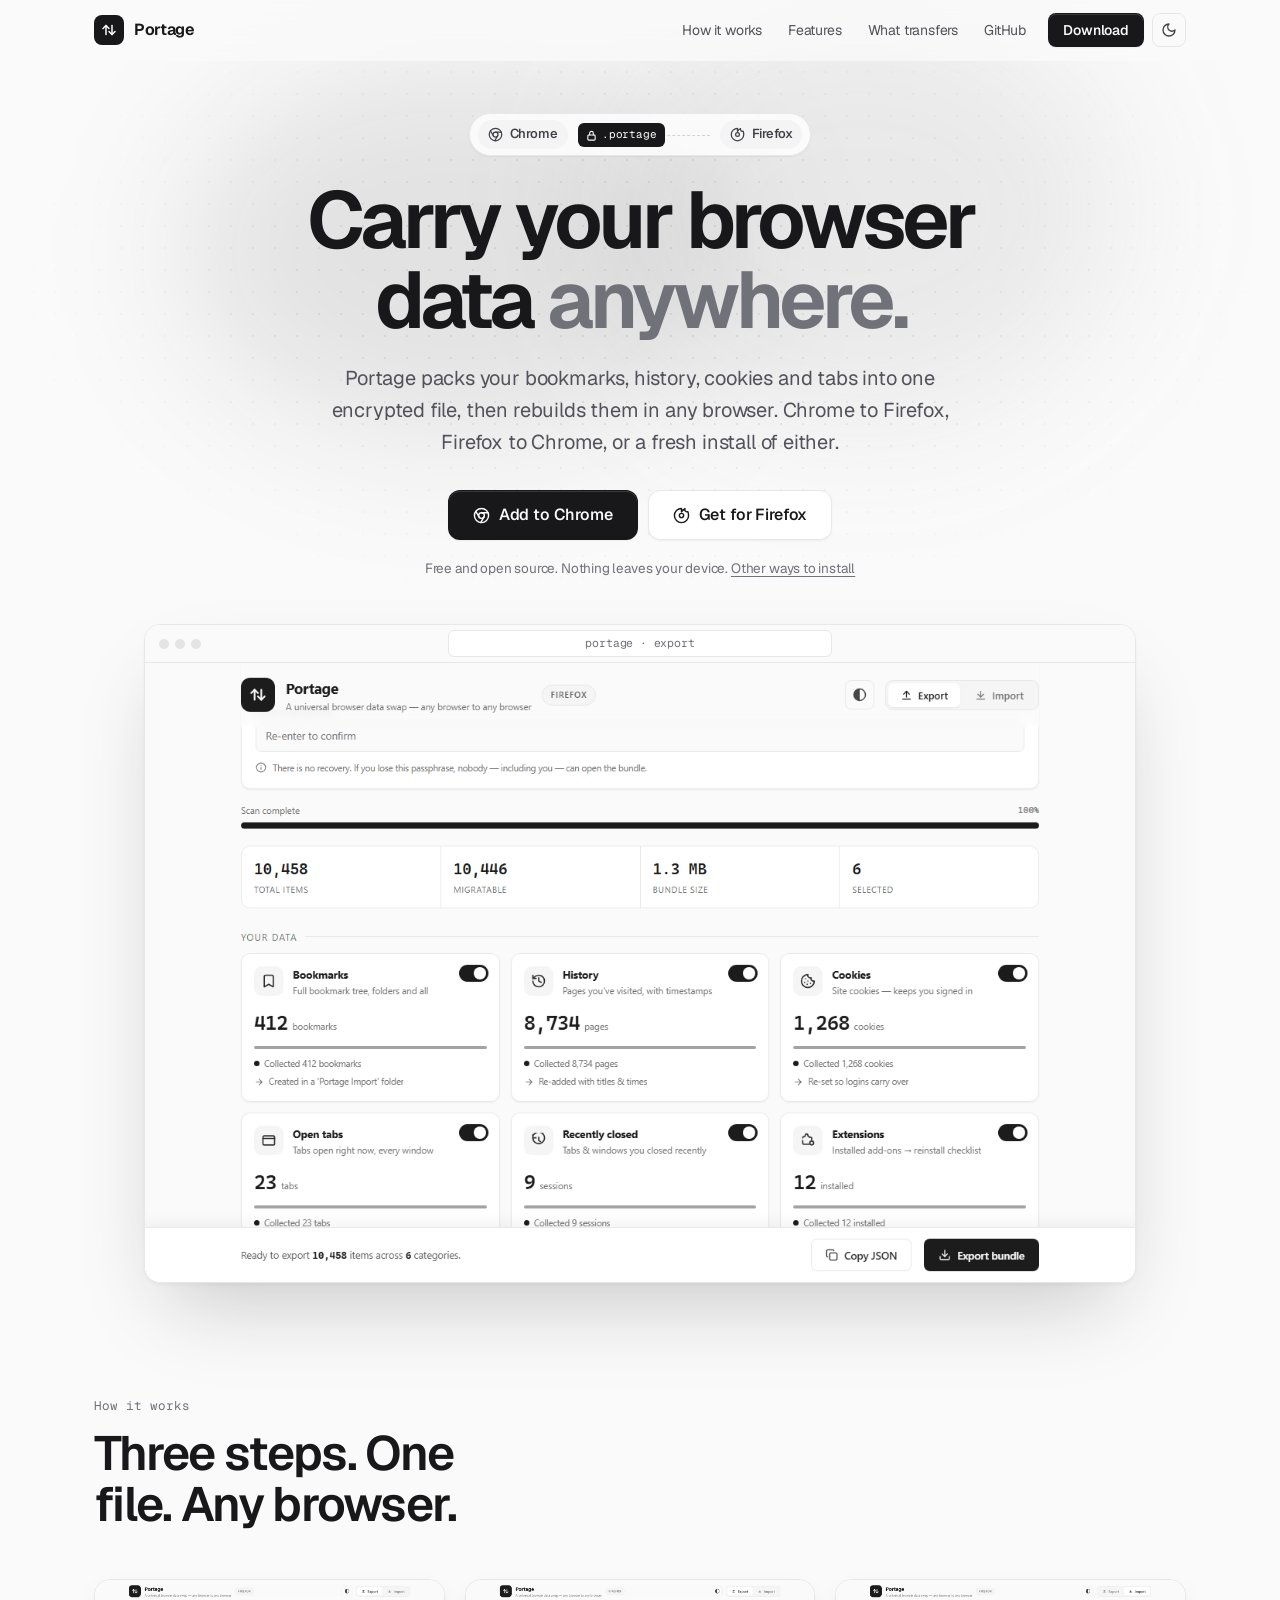
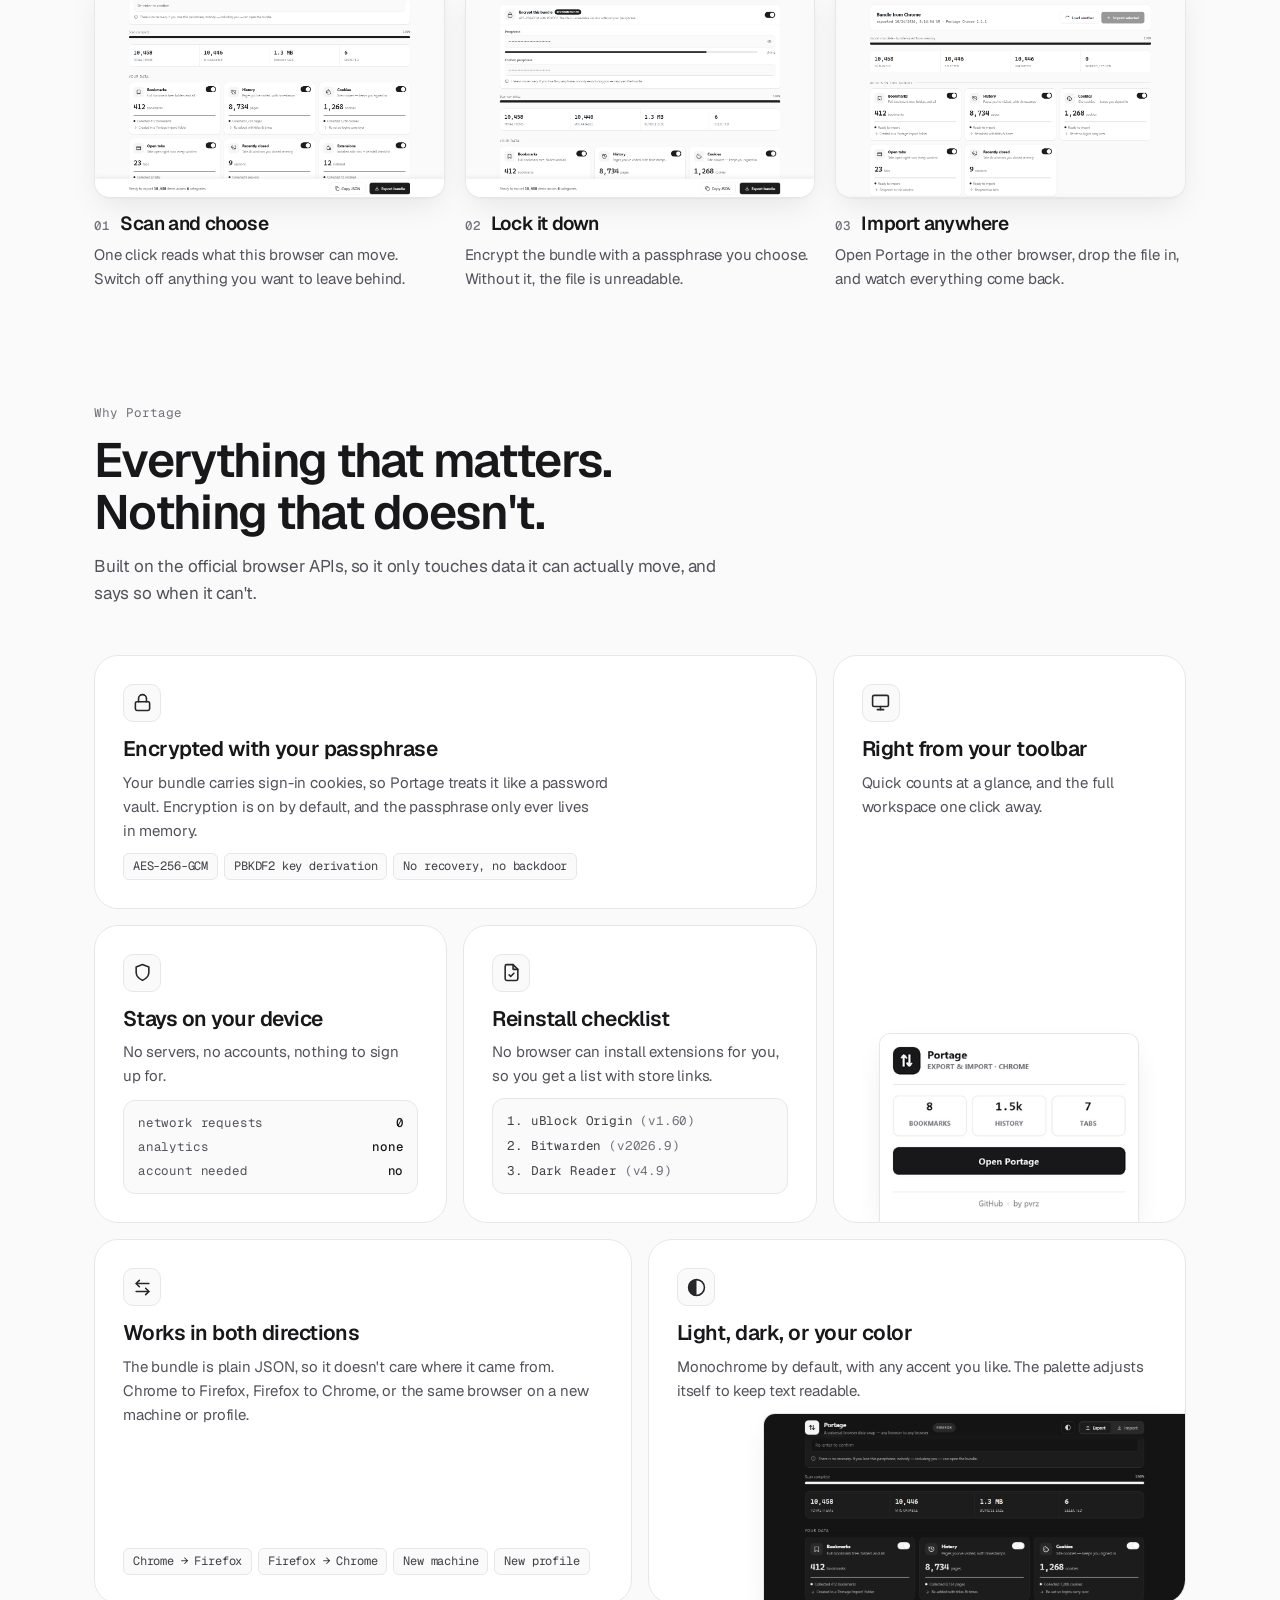
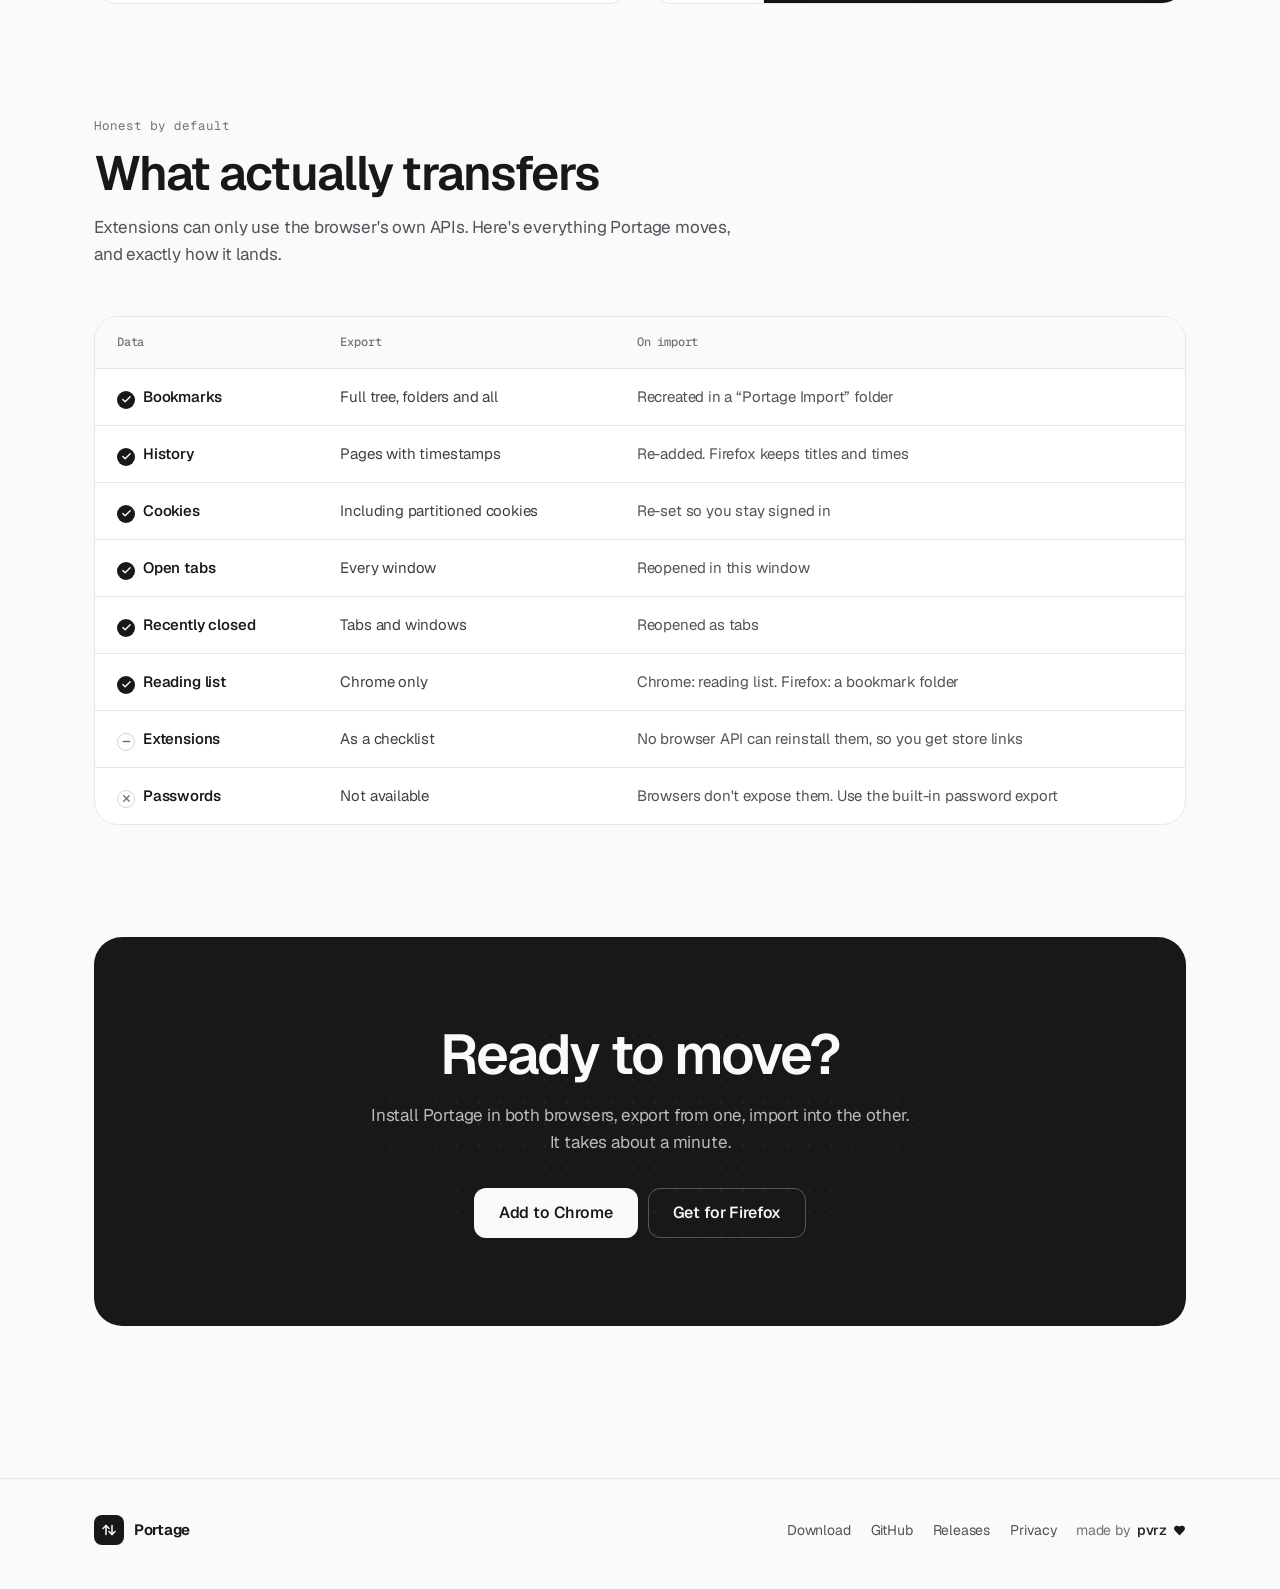
<file: index.html>
<!DOCTYPE html>
<!--
Portage by pvrz
https://github.com/pvrzz/Portage/
File Name: index.html
-->
<html lang="en" class="no-js">
<head>
  <meta charset="UTF-8">
  <meta name="viewport" content="width=device-width, initial-scale=1">
  <title>Portage — A universal browser data swap</title>
  <meta name="description" content="Export your bookmarks, history, cookies, tabs and sessions to one encrypted, portable file, then import into any browser. Chrome and Firefox, both ways.">
  <meta property="og:title" content="Portage — A universal browser data swap">
  <meta property="og:description" content="Carry your browser data anywhere. Encrypted, local-only, open source.">
  <meta property="og:image" content="media/og.png">
  <meta name="theme-color" content="#18181b">
  <link rel="icon" href="media/logo.png">
  <link rel="preload" href="media/fonts/Geist-Variable.woff2" as="font" type="font/woff2" crossorigin>
  <link rel="stylesheet" href="styles.css">
  <script src="site.js"></script>
  <meta name="google-site-verification" content="7DaNJSSZsUQ-xAwaPGnwCOrb-UapZyFfn2Dn-iokbe0" />
</head>
<body>
  <nav class="nav" aria-label="Main">
    <div class="nav-inner">
      <a class="brand" href="index.html" aria-label="Portage home">
        <span class="mk"><svg viewBox="0 0 24 24" fill="none" stroke="currentColor" stroke-width="2" stroke-linecap="round" stroke-linejoin="round" aria-hidden="true"><path d="M8 18V6"/><path d="m4 10 4-4 4 4"/><path d="M16 6v12"/><path d="m12 14 4 4 4-4"/></svg></span>
        Portage
      </a>
      <div class="links">
        <a class="navlink" href="#screens">How it works</a>
        <a class="navlink" href="#features">Features</a>
        <a class="navlink" href="#matrix">What transfers</a>
        <a class="navlink" href="https://github.com/pvrzz/Portage/" target="_blank" rel="noopener">GitHub</a>
        <a class="btn btn-primary btn-sm cta" href="download.html">Download</a>
        <button class="theme-toggle" id="themeToggle" type="button" aria-label="Toggle theme"></button>
      </div>
    </div>
  </nav>

  <header class="hero">
    <div class="aura" aria-hidden="true"><i></i><i></i></div>
    <div class="wrap">
      <div class="transfer" role="img" aria-label="A Portage bundle moving between Chrome and Firefox, in both directions">
        <span class="end"><svg viewBox="0 0 24 24" fill="none" stroke="currentColor" stroke-width="2" stroke-linecap="round" stroke-linejoin="round" aria-hidden="true"><circle cx="12" cy="12" r="10"/><circle cx="12" cy="12" r="4"/><path d="M21.17 8H12"/><path d="M3.95 6.06 8.54 14"/><path d="M10.88 21.94 15.46 14"/></svg>Chrome</span>
        <span class="track" aria-hidden="true"><span class="file"><svg viewBox="0 0 24 24" fill="none" stroke="currentColor" stroke-width="2.4" stroke-linecap="round" stroke-linejoin="round"><rect width="16" height="11" x="4" y="11" rx="2"/><path d="M8 11V7a4 4 0 0 1 8 0v4"/></svg>.portage</span></span>
        <span class="end"><svg viewBox="0 0 24 24" fill="none" stroke="currentColor" stroke-width="2" stroke-linecap="round" stroke-linejoin="round" aria-hidden="true"><path d="M12 2a10 10 0 1 0 10 10c0-1.97-.42-3.86-1.18-5.56-2.38 1.34-4.82-1.18-3.95-3.98-2.02.89-3.72 2.37-4.87 4.54z"/><circle cx="12" cy="12" r="3"/></svg>Firefox</span>
      </div>
      <h1>Carry your browser data <span class="soft">anywhere.</span></h1>
      <p class="lead">Portage packs your bookmarks, history, cookies and tabs into one encrypted file, then rebuilds them in any browser. Chrome to Firefox, Firefox to Chrome, or a fresh install of either.</p>
      <div class="cta-row">
        <a class="btn btn-primary btn-lg" href="https://chromewebstore.google.com/detail/portage/cjnhjkemfckfnhkmbbjdnjmohjljjlmc" target="_blank" rel="noopener">
          <svg viewBox="0 0 24 24" fill="none" stroke="currentColor" stroke-width="2" stroke-linecap="round" stroke-linejoin="round" aria-hidden="true"><circle cx="12" cy="12" r="10"/><circle cx="12" cy="12" r="4"/><path d="M21.17 8H12"/><path d="M3.95 6.06 8.54 14"/><path d="M10.88 21.94 15.46 14"/></svg>
          Add to Chrome
        </a>
        <a class="btn btn-ghost btn-lg" href="https://addons.mozilla.org/firefox/addon/portage/" target="_blank" rel="noopener">
          <svg viewBox="0 0 24 24" fill="none" stroke="currentColor" stroke-width="2" stroke-linecap="round" stroke-linejoin="round" aria-hidden="true"><path d="M12 2a10 10 0 1 0 10 10c0-1.97-.42-3.86-1.18-5.56-2.38 1.34-4.82-1.18-3.95-3.98-2.02.89-3.72 2.37-4.87 4.54z"/><circle cx="12" cy="12" r="3"/></svg>
          Get for Firefox
        </a>
      </div>
      <p class="fine">Free and open source. Nothing leaves your device. <a href="download.html" style="text-decoration:underline;text-underline-offset:3px">Other ways to install</a></p>
    </div>
    <div class="hero-shot">
      <div class="frame">
        <div class="bar" aria-hidden="true"><i></i><i></i><i></i><span class="addr">portage · export</span></div>
        <img class="shot-light" src="media/shot-export.png" width="1280" height="800" alt="Portage dashboard after a scan: 412 bookmarks, 8,734 history pages, 1,268 cookies, 23 open tabs, 9 recently closed and 12 extensions, ready to export.">
        <img class="shot-dark" src="media/shot-export-dark.png" width="1280" height="800" alt="Portage dashboard in dark mode after a scan, ready to export." loading="lazy">
      </div>
    </div>
  </header>

  <section id="screens">
    <div class="wrap">
      <div class="section-head reveal">
        <div class="kicker">How it works</div>
        <h2>Three steps. One file. Any browser.</h2>
      </div>
      <div class="steps3 reveal-group">
        <article class="step">
          <div class="frame"><img src="media/shot-export.png" width="1280" height="800" alt="The export screen with every category scanned and switched on." loading="lazy"></div>
          <h3>Scan and choose</h3>
          <p>One click reads what this browser can move. Switch off anything you want to leave behind.</p>
        </article>
        <article class="step">
          <div class="frame"><img src="media/shot-protect.png" width="1280" height="800" alt="The encryption panel with a passphrase entered and rated strong." loading="lazy"></div>
          <h3>Lock it down</h3>
          <p>Encrypt the bundle with a passphrase you choose. Without it, the file is unreadable.</p>
        </article>
        <article class="step">
          <div class="frame"><img src="media/shot-import.png" width="1280" height="800" alt="The import screen after finishing: 10,446 items imported from a Chrome bundle, none skipped." loading="lazy"></div>
          <h3>Import anywhere</h3>
          <p>Open Portage in the other browser, drop the file in, and watch everything come back.</p>
        </article>
      </div>
    </div>
  </section>

  <section id="features" style="padding-top:0">
    <div class="wrap">
      <div class="section-head reveal">
        <div class="kicker">Why Portage</div>
        <h2>Everything that matters. Nothing that doesn't.</h2>
        <p>Built on the official browser APIs, so it only touches data it can actually move, and says so when it can't.</p>
      </div>
      <div class="bento reveal-group">
        <div class="tile t-wide">
          <div class="ic"><svg viewBox="0 0 24 24" fill="none" stroke="currentColor" stroke-width="2" stroke-linecap="round" stroke-linejoin="round" aria-hidden="true"><rect width="18" height="11" x="3" y="11" rx="2"/><path d="M7 11V7a5 5 0 0 1 10 0v4"/></svg></div>
          <h3>Encrypted with your passphrase</h3>
          <p>Your bundle carries sign-in cookies, so Portage treats it like a password vault. Encryption is on by default, and the passphrase only ever lives in memory.</p>
          <div class="spec"><span class="chip">AES-256-GCM</span><span class="chip">PBKDF2 key derivation</span><span class="chip">No recovery, no backdoor</span></div>
        </div>
        <div class="tile t-tall">
          <div class="ic"><svg viewBox="0 0 24 24" fill="none" stroke="currentColor" stroke-width="2" stroke-linecap="round" stroke-linejoin="round" aria-hidden="true"><rect width="20" height="14" x="2" y="3" rx="2"/><path d="M8 21h8"/><path d="M12 17v4"/></svg></div>
          <h3>Right from your toolbar</h3>
          <p>Quick counts at a glance, and the full workspace one click away.</p>
          <div class="popup-peek"><img src="media/shot-popup.png" width="360" height="446" alt="The Portage toolbar popup showing bookmark, history and tab counts." loading="lazy"></div>
        </div>
        <div class="tile t-third">
          <div class="ic"><svg viewBox="0 0 24 24" fill="none" stroke="currentColor" stroke-width="2" stroke-linecap="round" stroke-linejoin="round" aria-hidden="true"><path d="M12 22s8-4 8-10V5l-8-3-8 3v7c0 6 8 10 8 10Z"/></svg></div>
          <h3>Stays on your device</h3>
          <p>No servers, no accounts, nothing to sign up for.</p>
          <div class="netlog" aria-label="Portage network activity">
            <div class="row"><span>network requests</span><b>0</b></div>
            <div class="row"><span>analytics</span><b>none</b></div>
            <div class="row"><span>account needed</span><b>no</b></div>
          </div>
        </div>
        <div class="tile t-third">
          <div class="ic"><svg viewBox="0 0 24 24" fill="none" stroke="currentColor" stroke-width="2" stroke-linecap="round" stroke-linejoin="round" aria-hidden="true"><path d="M14 2H6a2 2 0 0 0-2 2v16a2 2 0 0 0 2 2h12a2 2 0 0 0 2-2V8z"/><path d="M14 2v6h6"/><path d="m9 15 2 2 4-4"/></svg></div>
          <h3>Reinstall checklist</h3>
          <p>No browser can install extensions for you, so you get a list with store links.</p>
          <div class="checklist" aria-label="Example lines from the extension checklist">
            <div>1. uBlock Origin <span>(v1.60)</span></div>
            <div>2. Bitwarden <span>(v2026.9)</span></div>
            <div>3. Dark Reader <span>(v4.9)</span></div>
          </div>
        </div>
        <div class="tile t-half">
          <div class="ic"><svg viewBox="0 0 24 24" fill="none" stroke="currentColor" stroke-width="2" stroke-linecap="round" stroke-linejoin="round" aria-hidden="true"><path d="M8 3 4 7l4 4"/><path d="M4 7h16"/><path d="m16 21 4-4-4-4"/><path d="M20 17H4"/></svg></div>
          <h3>Works in both directions</h3>
          <p>The bundle is plain JSON, so it doesn't care where it came from. Chrome to Firefox, Firefox to Chrome, or the same browser on a new machine or profile.</p>
          <div class="spec"><span class="chip">Chrome → Firefox</span><span class="chip">Firefox → Chrome</span><span class="chip">New machine</span><span class="chip">New profile</span></div>
        </div>
        <div class="tile t-half">
          <div class="ic"><svg viewBox="0 0 24 24" fill="none" stroke="currentColor" stroke-width="2" stroke-linecap="round" stroke-linejoin="round" aria-hidden="true"><circle cx="12" cy="12" r="10"/><path d="M12 2a10 10 0 0 0 0 20z" fill="currentColor" stroke="none"/></svg></div>
          <h3>Light, dark, or your color</h3>
          <p>Monochrome by default, with any accent you like. The palette adjusts itself to keep text readable.</p>
          <div class="peek"><img src="media/shot-export-dark.png" width="1280" height="800" alt="Portage in dark mode." loading="lazy"></div>
        </div>
      </div>
    </div>
  </section>

  <section id="matrix" style="padding-top:0">
    <div class="wrap">
      <div class="section-head reveal">
        <div class="kicker">Honest by default</div>
        <h2>What actually transfers</h2>
        <p>Extensions can only use the browser's own APIs. Here's everything Portage moves, and exactly how it lands.</p>
      </div>
      <div class="table-card reveal">
        <table class="matrix">
          <thead><tr><th scope="col">Data</th><th scope="col">Export</th><th scope="col">On import</th></tr></thead>
          <tbody>
            <tr><td><span class="mark"><svg viewBox="0 0 24 24" fill="none" stroke="currentColor" stroke-width="3" stroke-linecap="round" stroke-linejoin="round" aria-hidden="true"><path d="M20 6 9 17l-5-5"/></svg></span>Bookmarks</td><td>Full tree, folders and all</td><td>Recreated in a “Portage Import” folder</td></tr>
            <tr><td><span class="mark"><svg viewBox="0 0 24 24" fill="none" stroke="currentColor" stroke-width="3" stroke-linecap="round" stroke-linejoin="round" aria-hidden="true"><path d="M20 6 9 17l-5-5"/></svg></span>History</td><td>Pages with timestamps</td><td>Re-added. Firefox keeps titles and times</td></tr>
            <tr><td><span class="mark"><svg viewBox="0 0 24 24" fill="none" stroke="currentColor" stroke-width="3" stroke-linecap="round" stroke-linejoin="round" aria-hidden="true"><path d="M20 6 9 17l-5-5"/></svg></span>Cookies</td><td>Including partitioned cookies</td><td>Re-set so you stay signed in</td></tr>
            <tr><td><span class="mark"><svg viewBox="0 0 24 24" fill="none" stroke="currentColor" stroke-width="3" stroke-linecap="round" stroke-linejoin="round" aria-hidden="true"><path d="M20 6 9 17l-5-5"/></svg></span>Open tabs</td><td>Every window</td><td>Reopened in this window</td></tr>
            <tr><td><span class="mark"><svg viewBox="0 0 24 24" fill="none" stroke="currentColor" stroke-width="3" stroke-linecap="round" stroke-linejoin="round" aria-hidden="true"><path d="M20 6 9 17l-5-5"/></svg></span>Recently closed</td><td>Tabs and windows</td><td>Reopened as tabs</td></tr>
            <tr><td><span class="mark"><svg viewBox="0 0 24 24" fill="none" stroke="currentColor" stroke-width="3" stroke-linecap="round" stroke-linejoin="round" aria-hidden="true"><path d="M20 6 9 17l-5-5"/></svg></span>Reading list</td><td>Chrome only</td><td>Chrome: reading list. Firefox: a bookmark folder</td></tr>
            <tr><td><span class="mark off"><svg viewBox="0 0 24 24" fill="none" stroke="currentColor" stroke-width="3" stroke-linecap="round" stroke-linejoin="round" aria-hidden="true"><path d="M5 12h14"/></svg></span>Extensions</td><td>As a checklist</td><td>No browser API can reinstall them, so you get store links</td></tr>
            <tr><td><span class="mark off"><svg viewBox="0 0 24 24" fill="none" stroke="currentColor" stroke-width="3" stroke-linecap="round" stroke-linejoin="round" aria-hidden="true"><path d="M18 6 6 18"/><path d="m6 6 12 12"/></svg></span>Passwords</td><td>Not available</td><td>Browsers don't expose them. Use the built-in password export</td></tr>
          </tbody>
        </table>
      </div>
    </div>
  </section>

  <section style="padding-top:0">
    <div class="wrap">
      <div class="close reveal">
        <h2>Ready to move?</h2>
        <p>Install Portage in both browsers, export from one, import into the other. It takes about a minute.</p>
        <div class="cta-row">
          <a class="btn btn-lg btn-store-inv" href="https://chromewebstore.google.com/detail/portage/cjnhjkemfckfnhkmbbjdnjmohjljjlmc" target="_blank" rel="noopener">Add to Chrome</a>
          <a class="btn btn-lg btn-outline-inv" href="https://addons.mozilla.org/firefox/addon/portage/" target="_blank" rel="noopener">Get for Firefox</a>
        </div>
      </div>
    </div>
  </section>

  <footer class="foot">
    <div class="foot-inner">
      <a class="brand" href="index.html">
        <span class="mk"><svg viewBox="0 0 24 24" fill="none" stroke="currentColor" stroke-width="2" stroke-linecap="round" stroke-linejoin="round" aria-hidden="true"><path d="M8 18V6"/><path d="m4 10 4-4 4 4"/><path d="M16 6v12"/><path d="m12 14 4 4 4-4"/></svg></span>
        Portage
      </a>
      <div class="spacer"></div>
      <div class="links2">
        <a href="download.html">Download</a>
        <a href="https://github.com/pvrzz/Portage/" target="_blank" rel="noopener">GitHub</a>
        <a href="https://github.com/pvrzz/Portage/releases" target="_blank" rel="noopener">Releases</a>
        <a href="privacy.html">Privacy</a>
      </div>
      <span class="made">made by <a href="https://pvrz.lol/" target="_blank" rel="noopener">pvrz</a> <span class="heart"><svg viewBox="0 0 24 24" fill="currentColor" aria-hidden="true"><path d="M19 14c1.49-1.46 3-3.21 3-5.5A5.5 5.5 0 0 0 16.5 3c-1.76 0-3 .5-4.5 2-1.5-1.5-2.74-2-4.5-2A5.5 5.5 0 0 0 2 8.5c0 2.29 1.51 4.04 3 5.5l7 7Z"/></svg></span></span>
    </div>
  </footer>
</body>
</html>
</file>
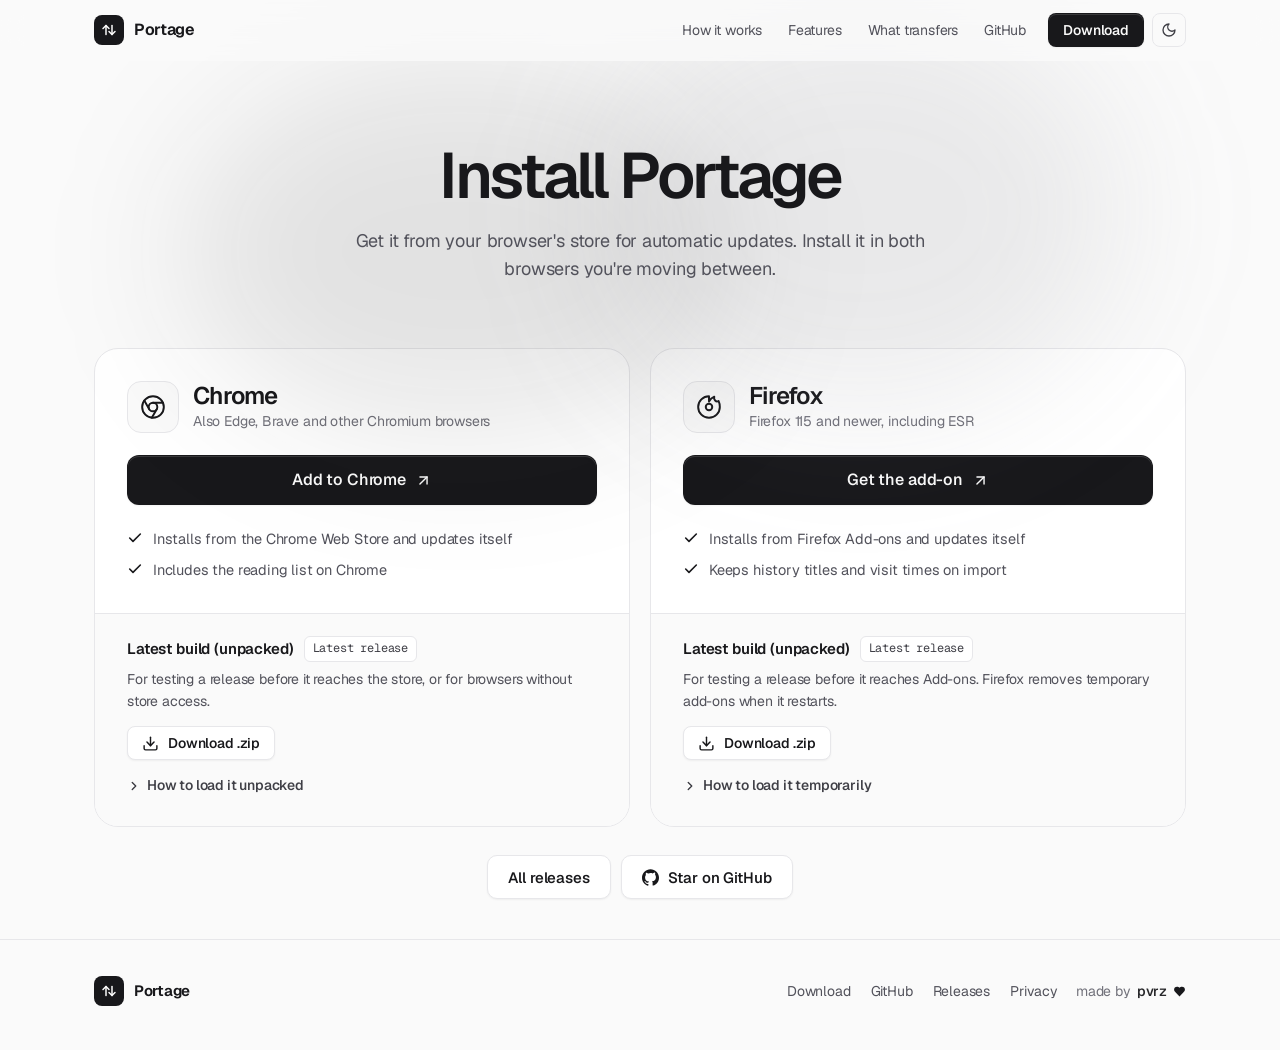
<file: download.html>
<!DOCTYPE html>
<!--
Portage by pvrz
https://github.com/pvrzz/Portage/
File Name: download.html
-->
<html lang="en" class="no-js">
<head>
  <meta charset="UTF-8">
  <meta name="viewport" content="width=device-width, initial-scale=1">
  <title>Download Portage</title>
  <meta name="description" content="Install Portage from the Chrome Web Store or Firefox Add-ons, or load the latest build unpacked.">
  <meta property="og:title" content="Download Portage">
  <meta property="og:description" content="Get Portage for Chrome and Firefox.">
  <meta property="og:image" content="media/og.png">
  <meta name="theme-color" content="#18181b">
  <link rel="icon" href="media/logo.png">
  <link rel="preload" href="media/fonts/Geist-Variable.woff2" as="font" type="font/woff2" crossorigin>
  <link rel="stylesheet" href="styles.css">
  <script src="site.js"></script>
</head>
<body>
  <nav class="nav" aria-label="Main">
    <div class="nav-inner">
      <a class="brand" href="index.html" aria-label="Portage home">
        <span class="mk"><svg viewBox="0 0 24 24" fill="none" stroke="currentColor" stroke-width="2" stroke-linecap="round" stroke-linejoin="round" aria-hidden="true"><path d="M8 18V6"/><path d="m4 10 4-4 4 4"/><path d="M16 6v12"/><path d="m12 14 4 4 4-4"/></svg></span>
        Portage
      </a>
      <div class="links">
        <a class="navlink" href="index.html#screens">How it works</a>
        <a class="navlink" href="index.html#features">Features</a>
        <a class="navlink" href="index.html#matrix">What transfers</a>
        <a class="navlink" href="https://github.com/pvrzz/Portage/" target="_blank" rel="noopener">GitHub</a>
        <a class="btn btn-primary btn-sm cta" href="download.html" aria-current="page">Download</a>
        <button class="theme-toggle" id="themeToggle" type="button" aria-label="Toggle theme"></button>
      </div>
    </div>
  </nav>

  <header class="page-head">
    <div class="aura" aria-hidden="true"><i></i><i></i></div>
    <div class="wrap">
      <h1>Install Portage</h1>
      <p>Get it from your browser's store for automatic updates. Install it in both browsers you're moving between.</p>
    </div>
  </header>

  <main class="wrap">
    <div class="dl-grid reveal-group">

      <article class="dl-card" aria-labelledby="dl-chrome">
        <div class="dl-main">
          <div class="dl-top">
            <div class="dl-logo"><svg viewBox="0 0 24 24" fill="none" stroke="currentColor" stroke-width="1.8" stroke-linecap="round" stroke-linejoin="round" aria-hidden="true"><circle cx="12" cy="12" r="10"/><circle cx="12" cy="12" r="4"/><path d="M21.17 8H12"/><path d="M3.95 6.06 8.54 14"/><path d="M10.88 21.94 15.46 14"/></svg></div>
            <div>
              <h2 id="dl-chrome">Chrome</h2>
              <div class="sub">Also Edge, Brave and other Chromium browsers</div>
            </div>
          </div>
          <a class="btn btn-primary btn-lg" href="https://chromewebstore.google.com/detail/portage/cjnhjkemfckfnhkmbbjdnjmohjljjlmc" target="_blank" rel="noopener">
            Add to Chrome
            <svg viewBox="0 0 24 24" fill="none" stroke="currentColor" stroke-width="2" stroke-linecap="round" stroke-linejoin="round" aria-hidden="true"><path d="M7 17 17 7"/><path d="M7 7h10v10"/></svg>
          </a>
          <ul class="dl-points">
            <li><svg viewBox="0 0 24 24" fill="none" stroke="currentColor" stroke-width="2.4" stroke-linecap="round" stroke-linejoin="round" aria-hidden="true"><path d="M20 6 9 17l-5-5"/></svg>Installs from the Chrome Web Store and updates itself</li>
            <li><svg viewBox="0 0 24 24" fill="none" stroke="currentColor" stroke-width="2.4" stroke-linecap="round" stroke-linejoin="round" aria-hidden="true"><path d="M20 6 9 17l-5-5"/></svg>Includes the reading list on Chrome</li>
          </ul>
        </div>
        <div class="dl-build">
          <div class="dl-build-head">
            <h3>Latest build (unpacked)</h3>
            <span class="ver-pill" data-build-version data-state="loading">checking…</span>
          </div>
          <p>For testing a release before it reaches the store, or for browsers without store access.</p>
          <div class="row">
            <a class="btn btn-ghost btn-sm" data-build-zip="chrome" href="https://github.com/pvrzz/Portage/releases/latest">
              <svg viewBox="0 0 24 24" fill="none" stroke="currentColor" stroke-width="2" stroke-linecap="round" stroke-linejoin="round" aria-hidden="true"><path d="M21 15v4a2 2 0 0 1-2 2H5a2 2 0 0 1-2-2v-4"/><path d="M7 10l5 5 5-5"/><path d="M12 15V3"/></svg>
              Download .zip
            </a>
          </div>
          <details class="howto">
            <summary><svg viewBox="0 0 24 24" fill="none" stroke="currentColor" stroke-width="2.4" stroke-linecap="round" stroke-linejoin="round" aria-hidden="true"><path d="m9 18 6-6-6-6"/></svg>How to load it unpacked</summary>
            <ol>
              <li>Unzip the download somewhere you'll keep it.</li>
              <li>Open <code>chrome://extensions</code> and turn on <strong>Developer mode</strong>.</li>
              <li>Click <strong>Load unpacked</strong> and pick the folder that contains <code>manifest.json</code>.</li>
            </ol>
            <p class="note">Unpacked builds don't update on their own. Remove it before installing the store version.</p>
          </details>
        </div>
      </article>

      <article class="dl-card" aria-labelledby="dl-firefox">
        <div class="dl-main">
          <div class="dl-top">
            <div class="dl-logo"><svg viewBox="0 0 24 24" fill="none" stroke="currentColor" stroke-width="1.8" stroke-linecap="round" stroke-linejoin="round" aria-hidden="true"><path d="M12 2a10 10 0 1 0 10 10c0-1.97-.42-3.86-1.18-5.56-2.38 1.34-4.82-1.18-3.95-3.98-2.02.89-3.72 2.37-4.87 4.54z"/><circle cx="12" cy="12" r="3"/></svg></div>
            <div>
              <h2 id="dl-firefox">Firefox</h2>
              <div class="sub">Firefox 115 and newer, including ESR</div>
            </div>
          </div>
          <a class="btn btn-primary btn-lg" href="https://addons.mozilla.org/firefox/addon/portage/" target="_blank" rel="noopener">
            Get the add-on
            <svg viewBox="0 0 24 24" fill="none" stroke="currentColor" stroke-width="2" stroke-linecap="round" stroke-linejoin="round" aria-hidden="true"><path d="M7 17 17 7"/><path d="M7 7h10v10"/></svg>
          </a>
          <ul class="dl-points">
            <li><svg viewBox="0 0 24 24" fill="none" stroke="currentColor" stroke-width="2.4" stroke-linecap="round" stroke-linejoin="round" aria-hidden="true"><path d="M20 6 9 17l-5-5"/></svg>Installs from Firefox Add-ons and updates itself</li>
            <li><svg viewBox="0 0 24 24" fill="none" stroke="currentColor" stroke-width="2.4" stroke-linecap="round" stroke-linejoin="round" aria-hidden="true"><path d="M20 6 9 17l-5-5"/></svg>Keeps history titles and visit times on import</li>
          </ul>
        </div>
        <div class="dl-build">
          <div class="dl-build-head">
            <h3>Latest build (unpacked)</h3>
            <span class="ver-pill" data-build-version data-state="loading">checking…</span>
          </div>
          <p>For testing a release before it reaches Add-ons. Firefox removes temporary add-ons when it restarts.</p>
          <div class="row">
            <a class="btn btn-ghost btn-sm" data-build-zip="firefox" href="https://github.com/pvrzz/Portage/releases/latest">
              <svg viewBox="0 0 24 24" fill="none" stroke="currentColor" stroke-width="2" stroke-linecap="round" stroke-linejoin="round" aria-hidden="true"><path d="M21 15v4a2 2 0 0 1-2 2H5a2 2 0 0 1-2-2v-4"/><path d="M7 10l5 5 5-5"/><path d="M12 15V3"/></svg>
              Download .zip
            </a>
          </div>
          <details class="howto">
            <summary><svg viewBox="0 0 24 24" fill="none" stroke="currentColor" stroke-width="2.4" stroke-linecap="round" stroke-linejoin="round" aria-hidden="true"><path d="m9 18 6-6-6-6"/></svg>How to load it temporarily</summary>
            <ol>
              <li>Unzip the download somewhere you'll keep it.</li>
              <li>Open <code>about:debugging#/runtime/this-firefox</code>.</li>
              <li>Click <strong>Load Temporary Add-on…</strong> and pick <code>manifest.json</code> from the unzipped folder.</li>
            </ol>
            <p class="note">The add-on stays until Firefox restarts. Use the Add-ons version for everyday use.</p>
          </details>
        </div>
      </article>

    </div>

    <div class="dl-foot reveal">
      <a class="btn btn-ghost" href="https://github.com/pvrzz/Portage/releases" target="_blank" rel="noopener">All releases</a>
      <a class="btn btn-ghost" href="https://github.com/pvrzz/Portage" target="_blank" rel="noopener">
        <svg viewBox="0 0 24 24" fill="currentColor" aria-hidden="true"><path d="M12 .297c-6.63 0-12 5.373-12 12 0 5.303 3.438 9.8 8.205 11.385.6.113.82-.258.82-.577 0-.285-.01-1.04-.015-2.04-3.338.724-4.042-1.61-4.042-1.61C4.422 18.07 3.633 17.7 3.633 17.7c-1.087-.744.084-.729.084-.729 1.205.084 1.838 1.236 1.838 1.236 1.07 1.835 2.809 1.305 3.495.998.108-.776.417-1.305.76-1.605-2.665-.305-5.467-1.334-5.467-5.931 0-1.311.469-2.381 1.236-3.221-.124-.303-.535-1.524.117-3.176 0 0 1.008-.322 3.301 1.23A11.52 11.52 0 0 1 12 5.803c1.02.005 2.047.138 3.006.404 2.291-1.552 3.297-1.23 3.297-1.23.653 1.653.242 2.874.118 3.176.77.84 1.235 1.911 1.235 3.221 0 4.609-2.807 5.624-5.479 5.921.43.372.823 1.102.823 2.222 0 1.606-.014 2.898-.014 3.293 0 .322.216.694.825.576C20.565 22.092 24 17.592 24 12.297c0-6.627-5.373-12-12-12"/></svg>
        Star on GitHub
      </a>
    </div>
  </main>

  <footer class="foot">
    <div class="foot-inner">
      <a class="brand" href="index.html">
        <span class="mk"><svg viewBox="0 0 24 24" fill="none" stroke="currentColor" stroke-width="2" stroke-linecap="round" stroke-linejoin="round" aria-hidden="true"><path d="M8 18V6"/><path d="m4 10 4-4 4 4"/><path d="M16 6v12"/><path d="m12 14 4 4 4-4"/></svg></span>
        Portage
      </a>
      <div class="spacer"></div>
      <div class="links2">
        <a href="download.html">Download</a>
        <a href="https://github.com/pvrzz/Portage/" target="_blank" rel="noopener">GitHub</a>
        <a href="https://github.com/pvrzz/Portage/releases" target="_blank" rel="noopener">Releases</a>
        <a href="privacy.html">Privacy</a>
      </div>
      <span class="made">made by <a href="https://pvrz.lol/" target="_blank" rel="noopener">pvrz</a> <span class="heart"><svg viewBox="0 0 24 24" fill="currentColor" aria-hidden="true"><path d="M19 14c1.49-1.46 3-3.21 3-5.5A5.5 5.5 0 0 0 16.5 3c-1.76 0-3 .5-4.5 2-1.5-1.5-2.74-2-4.5-2A5.5 5.5 0 0 0 2 8.5c0 2.29 1.51 4.04 3 5.5l7 7Z"/></svg></span></span>
    </div>
  </footer>
</body>
</html>
</file>
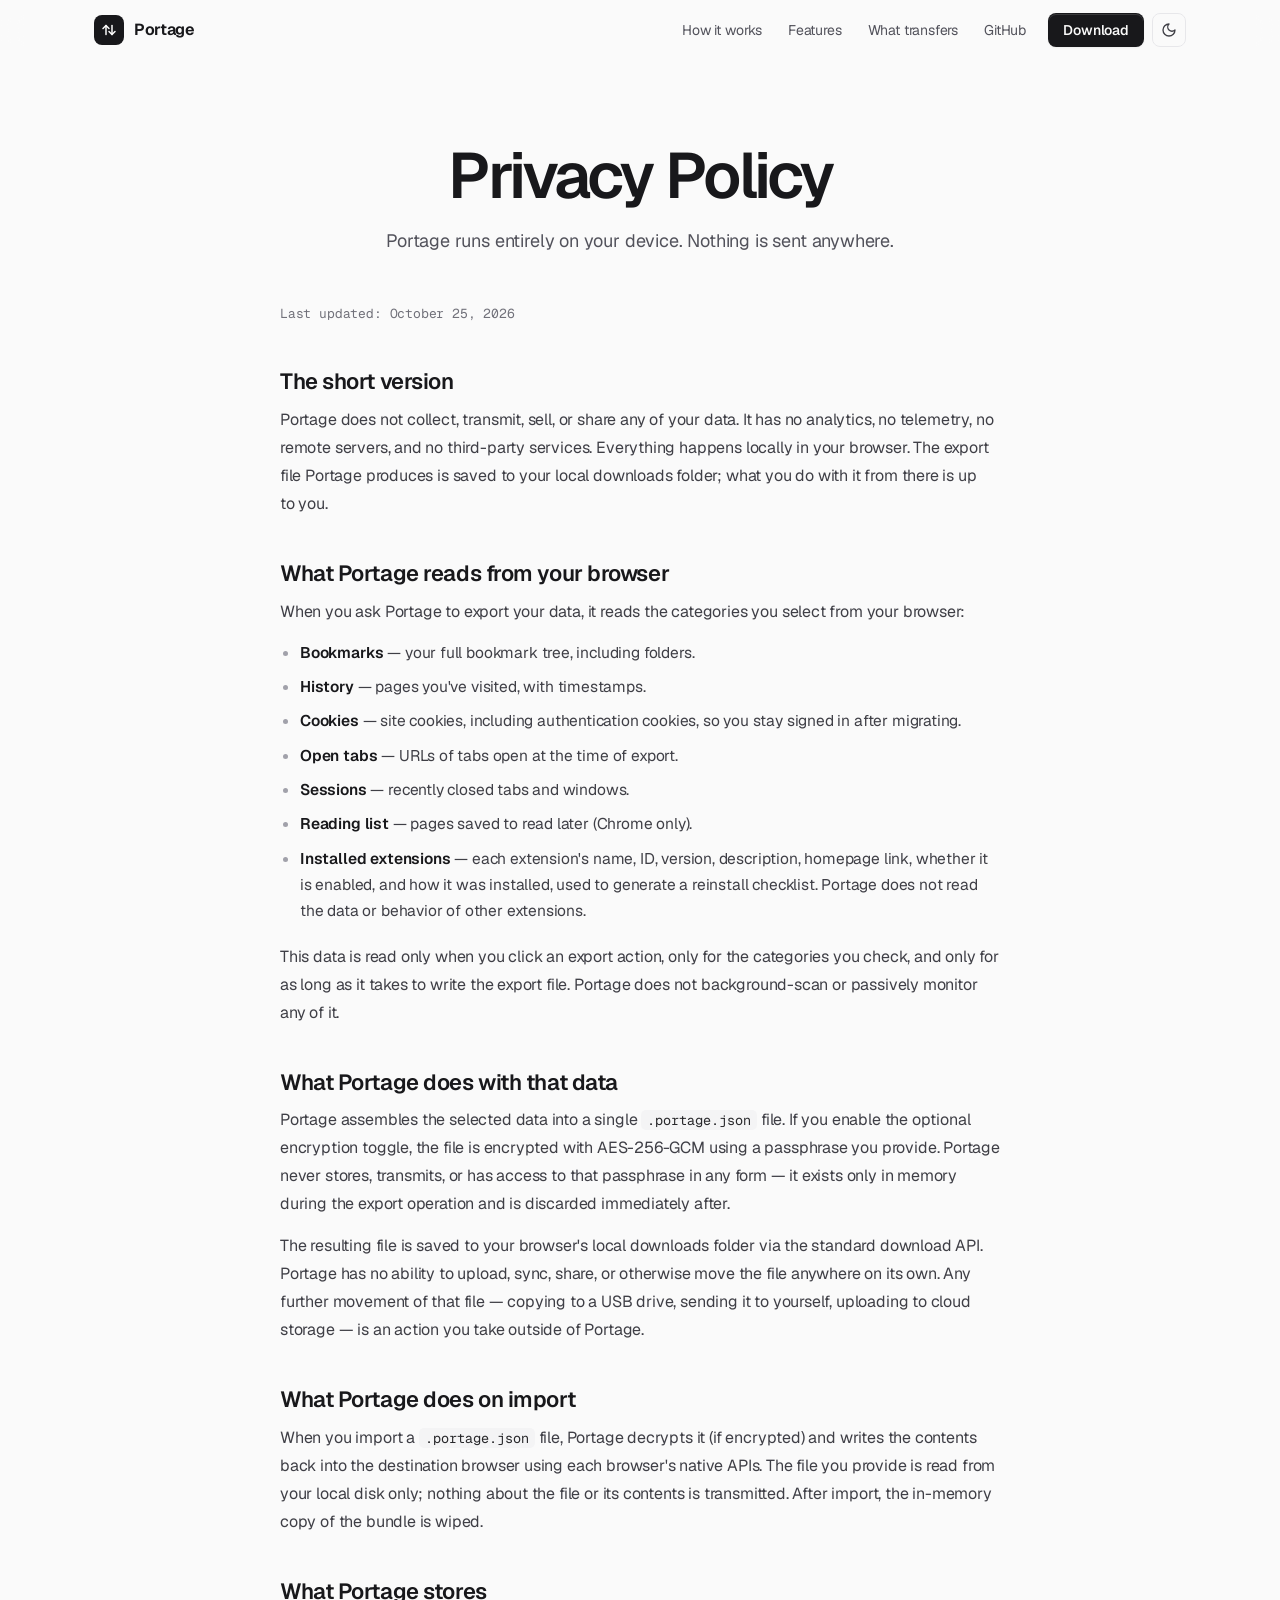
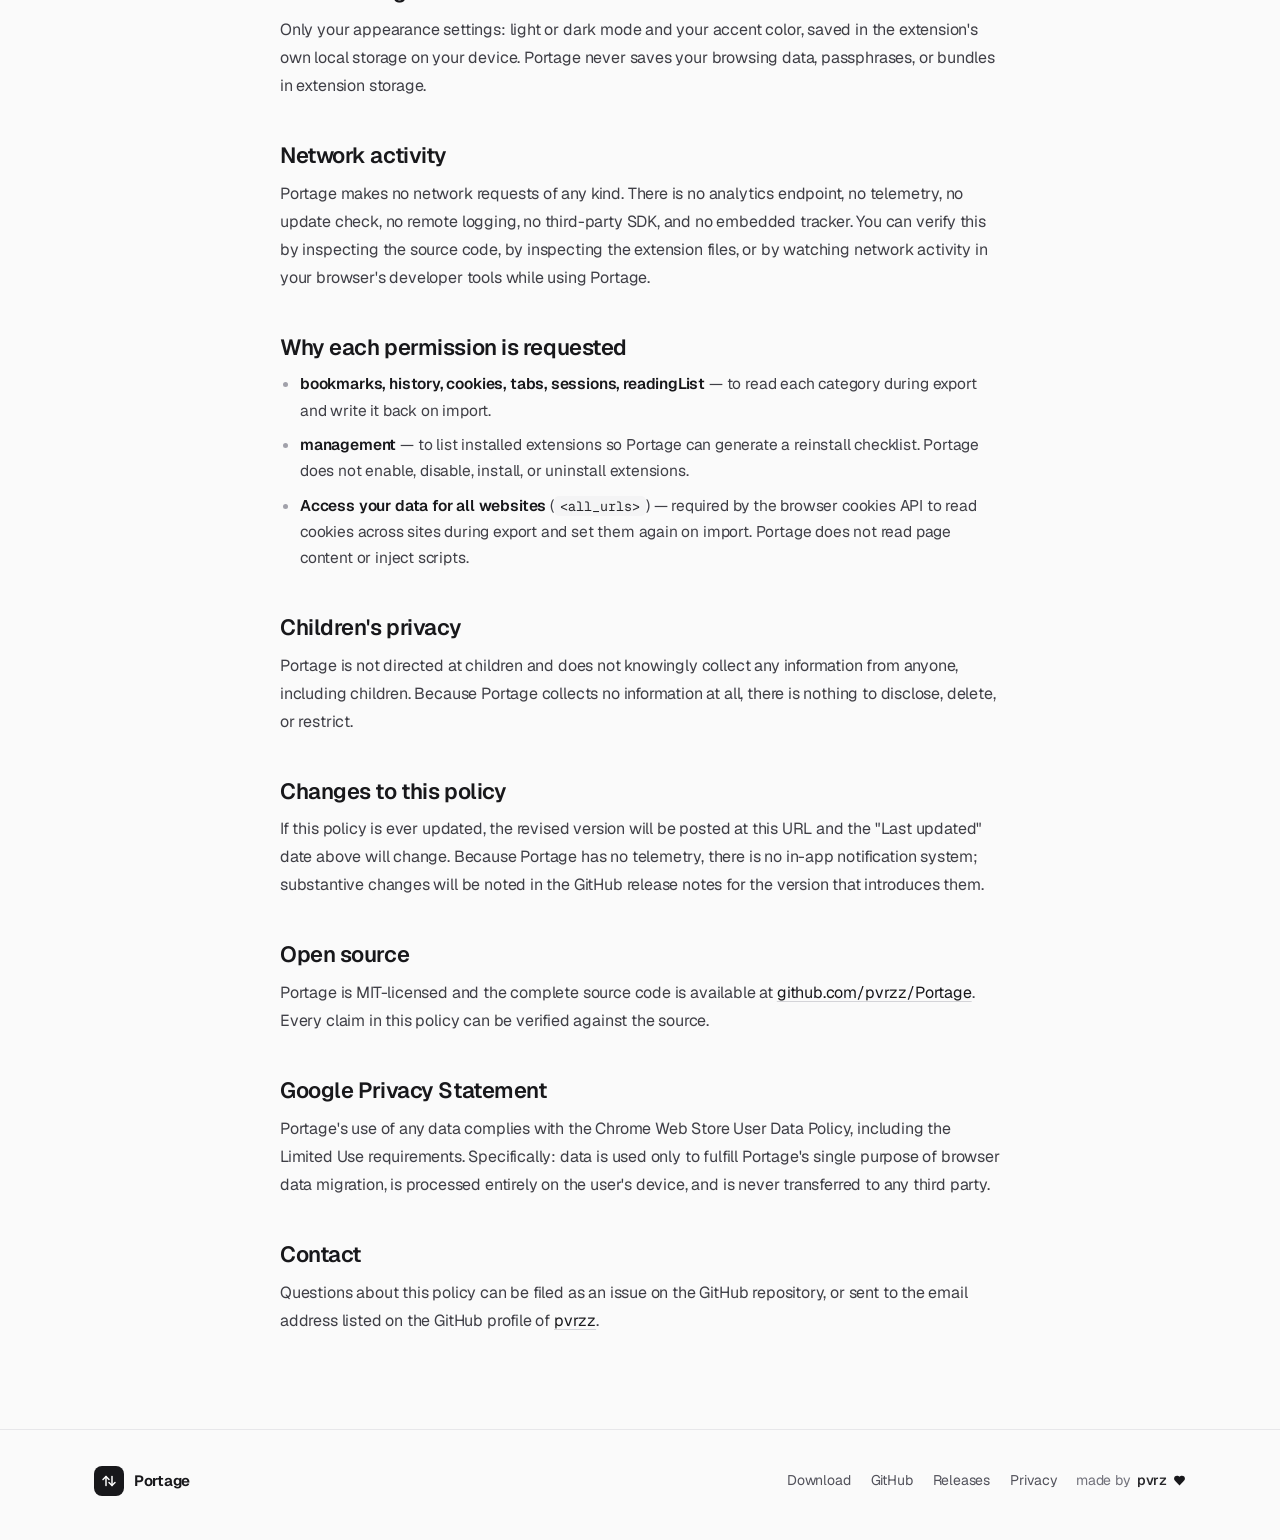
<file: privacy.html>
<!DOCTYPE html>
<!--
Portage by pvrz
https://github.com/pvrzz/Portage/
File Name: privacy.html
-->
<html lang="en" class="no-js">
<head>
  <meta charset="UTF-8">
  <meta name="viewport" content="width=device-width, initial-scale=1">
  <meta name="description" content="Portage's privacy policy. Portage runs entirely on your device — no data collection, no analytics, no remote servers.">
  <title>Portage — Privacy Policy</title>
  <meta name="theme-color" content="#18181b">
  <link rel="icon" href="media/logo.png">
  <link rel="preload" href="media/fonts/Geist-Variable.woff2" as="font" type="font/woff2" crossorigin>
  <link rel="stylesheet" href="styles.css">
  <script src="site.js"></script>
</head>
<body>
  <nav class="nav" aria-label="Main">
    <div class="nav-inner">
      <a class="brand" href="index.html" aria-label="Portage home">
        <span class="mk"><svg viewBox="0 0 24 24" fill="none" stroke="currentColor" stroke-width="2" stroke-linecap="round" stroke-linejoin="round" aria-hidden="true"><path d="M8 18V6"/><path d="m4 10 4-4 4 4"/><path d="M16 6v12"/><path d="m12 14 4 4 4-4"/></svg></span>
        Portage
      </a>
      <div class="links">
        <a class="navlink" href="index.html#screens">How it works</a>
        <a class="navlink" href="index.html#features">Features</a>
        <a class="navlink" href="index.html#matrix">What transfers</a>
        <a class="navlink" href="https://github.com/pvrzz/Portage/" target="_blank" rel="noopener">GitHub</a>
        <a class="btn btn-primary btn-sm cta" href="download.html">Download</a>
        <button class="theme-toggle" id="themeToggle" type="button" aria-label="Toggle theme"></button>
      </div>
    </div>
  </nav>

  <header class="page-head">
    <div class="wrap">
      <h1>Privacy Policy</h1>
      <p>Portage runs entirely on your device. Nothing is sent anywhere.</p>
    </div>
  </header>

  <main>
    <div class="wrap prose reveal">
      <p class="effective">Last updated: October 25, 2026</p>

      <h2>The short version</h2>
      <p>
        Portage does not collect, transmit, sell, or share any of your data.
        It has no analytics, no telemetry, no remote servers, and no third-party services.
        Everything happens locally in your browser. The export file Portage produces is saved
        to your local downloads folder; what you do with it from there is up to you.
      </p>

      <h2>What Portage reads from your browser</h2>
      <p>
        When you ask Portage to export your data, it reads the categories you select from your browser:
      </p>
      <ul>
        <li><strong>Bookmarks</strong> — your full bookmark tree, including folders.</li>
        <li><strong>History</strong> — pages you've visited, with timestamps.</li>
        <li><strong>Cookies</strong> — site cookies, including authentication cookies, so you stay signed in after migrating.</li>
        <li><strong>Open tabs</strong> — URLs of tabs open at the time of export.</li>
        <li><strong>Sessions</strong> — recently closed tabs and windows.</li>
        <li><strong>Reading list</strong> — pages saved to read later (Chrome only).</li>
        <li><strong>Installed extensions</strong> — each extension's name, ID, version, description, homepage link, whether it is enabled, and how it was installed, used to generate a reinstall checklist. Portage does not read the data or behavior of other extensions.</li>
      </ul>
      <p>
        This data is read only when you click an export action, only for the categories you check,
        and only for as long as it takes to write the export file. Portage does not background-scan or
        passively monitor any of it.
      </p>

      <h2>What Portage does with that data</h2>
      <p>
        Portage assembles the selected data into a single <code>.portage.json</code> file.
        If you enable the optional encryption toggle, the file is encrypted with AES-256-GCM
        using a passphrase you provide. Portage never stores, transmits, or has access to that passphrase
        in any form — it exists only in memory during the export operation and is discarded immediately after.
      </p>
      <p>
        The resulting file is saved to your browser's local downloads folder via the standard download API.
        Portage has no ability to upload, sync, share, or otherwise move the file anywhere on its own.
        Any further movement of that file — copying to a USB drive, sending it to yourself, uploading to cloud storage —
        is an action you take outside of Portage.
      </p>

      <h2>What Portage does on import</h2>
      <p>
        When you import a <code>.portage.json</code> file, Portage decrypts it (if encrypted) and writes
        the contents back into the destination browser using each browser's native APIs. The file you provide
        is read from your local disk only; nothing about the file or its contents is transmitted.
        After import, the in-memory copy of the bundle is wiped.
      </p>

      <h2>What Portage stores</h2>
      <p>
        Only your appearance settings: light or dark mode and your accent color, saved in the
        extension's own local storage on your device. Portage never saves your browsing data,
        passphrases, or bundles in extension storage.
      </p>

      <h2>Network activity</h2>
      <p>
        Portage makes no network requests of any kind. There is no analytics endpoint, no telemetry,
        no update check, no remote logging, no third-party SDK, and no embedded tracker.
        You can verify this by inspecting the source code, by inspecting the extension files,
        or by watching network activity in your browser's developer tools while using Portage.
      </p>

      <h2>Why each permission is requested</h2>
      <ul>
        <li><strong>bookmarks, history, cookies, tabs, sessions, readingList</strong> — to read each category during export and write it back on import.</li>
        <li><strong>management</strong> — to list installed extensions so Portage can generate a reinstall checklist. Portage does not enable, disable, install, or uninstall extensions.</li>
        <li><strong>Access your data for all websites</strong> (<code>&lt;all_urls&gt;</code>) — required by the browser cookies API to read cookies across sites during export and set them again on import. Portage does not read page content or inject scripts.</li>
      </ul>

      <h2>Children's privacy</h2>
      <p>
        Portage is not directed at children and does not knowingly collect any information from anyone,
        including children. Because Portage collects no information at all, there is nothing to disclose,
        delete, or restrict.
      </p>

      <h2>Changes to this policy</h2>
      <p>
        If this policy is ever updated, the revised version will be posted at this URL and the
        "Last updated" date above will change. Because Portage has no telemetry, there is no in-app
        notification system; substantive changes will be noted in the GitHub release notes for the
        version that introduces them.
      </p>

      <h2>Open source</h2>
      <p>
        Portage is MIT-licensed and the complete source code is available at
        <a href="https://github.com/pvrzz/Portage/" target="_blank" rel="noopener">github.com/pvrzz/Portage</a>.
        Every claim in this policy can be verified against the source.
      </p>

      <h2>Google Privacy Statement</h2>
      <p>
        Portage's use of any data complies with the Chrome Web Store User Data Policy, including the Limited Use requirements. 
        Specifically: data is used only to fulfill Portage's single purpose of browser data migration, 
        is processed entirely on the user's device, and is never transferred to any third party.
      </p>

      <h2>Contact</h2>
      <p>
        Questions about this policy can be filed as an issue on the GitHub repository, or sent to
        the email address listed on the GitHub profile of <a href="https://github.com/pvrzz" target="_blank" rel="noopener">pvrzz</a>.
      </p>
    </div>
  </main>

  <footer class="foot">
    <div class="foot-inner">
      <a class="brand" href="index.html">
        <span class="mk"><svg viewBox="0 0 24 24" fill="none" stroke="currentColor" stroke-width="2" stroke-linecap="round" stroke-linejoin="round" aria-hidden="true"><path d="M8 18V6"/><path d="m4 10 4-4 4 4"/><path d="M16 6v12"/><path d="m12 14 4 4 4-4"/></svg></span>
        Portage
      </a>
      <div class="spacer"></div>
      <div class="links2">
        <a href="download.html">Download</a>
        <a href="https://github.com/pvrzz/Portage/" target="_blank" rel="noopener">GitHub</a>
        <a href="https://github.com/pvrzz/Portage/releases" target="_blank" rel="noopener">Releases</a>
        <a href="privacy.html">Privacy</a>
      </div>
      <span class="made">made by <a href="https://pvrz.lol/" target="_blank" rel="noopener">pvrz</a> <span class="heart"><svg viewBox="0 0 24 24" fill="currentColor"><path d="M19 14c1.49-1.46 3-3.21 3-5.5A5.5 5.5 0 0 0 16.5 3c-1.76 0-3 .5-4.5 2-1.5-1.5-2.74-2-4.5-2A5.5 5.5 0 0 0 2 8.5c0 2.29 1.51 4.04 3 5.5l7 7Z"/></svg></span></span>
    </div>
  </footer>
</body>
</html>
</file>
<file: styles.css>
/*
Portage by pvrz
https://github.com/pvrzz/Portage/
File Name: styles.css

Design stamp: precise monochrome (Vercel/Linear school), ink scale from the extension.
Type: Geist + Geist Mono, self-hosted (SIL OFL, media/fonts/LICENSE.txt).
Text-safe pairings only: ink-900/700/600/500 on bg/paper (>= 4.5:1); ink-400/300 are decorative.
Motion: transform/opacity only, ease-out for UI, hover gated to fine pointers, reduced-motion aware.
*/

@font-face {
  font-family: "Geist";
  src: url("media/fonts/Geist-Variable.woff2") format("woff2");
  font-weight: 100 900;
  font-display: swap;
}
@font-face {
  font-family: "Geist Mono";
  src: url("media/fonts/GeistMono-Variable.woff2") format("woff2");
  font-weight: 100 900;
  font-display: swap;
}

:root {
  --ink-900: #18181b;
  --ink-800: #27272a;
  --ink-700: #3f3f46;
  --ink-600: #52525b;
  --ink-500: #71717a;
  --ink-400: #a1a1aa;
  --ink-300: #d4d4d8;
  --ink-200: #e4e4e7;
  --ink-100: #f4f4f5;
  --paper: #ffffff;
  --bg: #fafafa;
  --line: #e7e7ea;
  --accent: #18181b;
  --accent-contrast: #fafafa;
  --glow-a: rgba(24, 24, 27, .10);
  --glow-b: rgba(113, 113, 122, .12);
  --grid-dot: rgba(24, 24, 27, .07);

  --font: "Geist", ui-sans-serif, -apple-system, "Segoe UI", Helvetica, Arial, sans-serif;
  --mono: "Geist Mono", ui-monospace, "Cascadia Code", "SF Mono", Menlo, Consolas, monospace;

  --r-sm: 8px;
  --r-md: 12px;
  --r-lg: 16px;
  --r-xl: 24px;
  --shadow-sm: 0 1px 2px rgba(24,24,27,.05);
  --shadow: 0 1px 2px rgba(24,24,27,.04), 0 12px 32px -8px rgba(24,24,27,.10);
  --shadow-lg: 0 2px 4px rgba(24,24,27,.04), 0 40px 80px -24px rgba(24,24,27,.22);
  --ease-out: cubic-bezier(0.23, 1, 0.32, 1);
  --ease-in-out: cubic-bezier(0.77, 0, 0.175, 1);
  --maxw: 1140px;
}

:root[data-mode="dark"] {
  --ink-900: #fafafa; --ink-800: #f4f4f5; --ink-700: #e4e4e7; --ink-600: #d4d4d8;
  --ink-500: #a1a1aa; --ink-400: #71717a; --ink-300: #52525b; --ink-200: #3f3f46; --ink-100: #1f1f22;
  --paper: #111113; --bg: #09090b; --line: #232326;
  --accent: #fafafa; --accent-contrast: #09090b;
  --glow-a: rgba(250, 250, 250, .09);
  --glow-b: rgba(161, 161, 170, .08);
  --grid-dot: rgba(250, 250, 250, .06);
  --shadow-sm: 0 1px 2px rgba(0,0,0,.5);
  --shadow: 0 1px 2px rgba(0,0,0,.4), 0 12px 32px -8px rgba(0,0,0,.6);
  --shadow-lg: 0 2px 4px rgba(0,0,0,.4), 0 40px 80px -24px rgba(0,0,0,.8);
}
@media (prefers-color-scheme: dark) {
  :root:not([data-mode]) {
    --ink-900: #fafafa; --ink-800: #f4f4f5; --ink-700: #e4e4e7; --ink-600: #d4d4d8;
    --ink-500: #a1a1aa; --ink-400: #71717a; --ink-300: #52525b; --ink-200: #3f3f46; --ink-100: #1f1f22;
    --paper: #111113; --bg: #09090b; --line: #232326;
    --accent: #fafafa; --accent-contrast: #09090b;
    --glow-a: rgba(250, 250, 250, .09);
    --glow-b: rgba(161, 161, 170, .08);
    --grid-dot: rgba(250, 250, 250, .06);
    --shadow-sm: 0 1px 2px rgba(0,0,0,.5);
    --shadow: 0 1px 2px rgba(0,0,0,.4), 0 12px 32px -8px rgba(0,0,0,.6);
    --shadow-lg: 0 2px 4px rgba(0,0,0,.4), 0 40px 80px -24px rgba(0,0,0,.8);
  }
}

/* ---------- Base ---------- */

* { box-sizing: border-box; margin: 0; padding: 0; }
html { scroll-behavior: smooth; -webkit-font-smoothing: antialiased; text-rendering: optimizeLegibility; }
body {
  font-family: var(--font); background: var(--bg); color: var(--ink-900);
  font-size: 16px; line-height: 1.6; letter-spacing: -0.011em; overflow-x: hidden;
}
a { color: inherit; text-decoration: none; }
img { max-width: 100%; }
::selection { background: var(--accent); color: var(--accent-contrast); }
:focus-visible { outline: 2px solid var(--ink-900); outline-offset: 3px; border-radius: 6px; }
h1, h2, h3 { text-wrap: balance; letter-spacing: -0.035em; line-height: 1.08; font-weight: 600; }
p { text-wrap: pretty; }
code, .mono { font-family: var(--mono); letter-spacing: 0; }
.wrap { max-width: var(--maxw); margin: 0 auto; padding: 0 24px; }
.sr-only { position: absolute; width: 1px; height: 1px; overflow: hidden; clip: rect(0 0 0 0); white-space: nowrap; }

/* ---------- Nav ---------- */

.nav {
  position: sticky; top: 0; z-index: 50;
  background: color-mix(in srgb, var(--bg) 78%, transparent);
  backdrop-filter: saturate(1.4) blur(14px); -webkit-backdrop-filter: saturate(1.4) blur(14px);
  border-bottom: 1px solid transparent; transition: border-color .2s ease;
}
.nav.scrolled { border-color: var(--line); }
.nav-inner { max-width: var(--maxw); margin: 0 auto; padding: 12px 24px; display: flex; align-items: center; gap: 16px; }
.brand { display: flex; align-items: center; gap: 10px; font-weight: 650; font-size: 16px; letter-spacing: -0.02em; }
.brand .mk { width: 30px; height: 30px; border-radius: 8px; background: var(--accent); color: var(--accent-contrast); display: grid; place-items: center; }
.brand .mk svg { width: 18px; height: 18px; }
.nav .links { display: flex; gap: 2px; margin-left: auto; align-items: center; }
.navlink { padding: 7px 12px; border-radius: var(--r-sm); font-size: 14px; color: var(--ink-600); transition: color .15s ease, background-color .15s ease; }
.navlink:hover, .navlink[aria-current="page"] { color: var(--ink-900); background: var(--ink-100); }
.nav .cta { margin-left: 8px; }
.theme-toggle {
  width: 34px; height: 34px; margin-left: 6px; border-radius: var(--r-sm); border: 1px solid var(--line);
  background: transparent; color: var(--ink-700); cursor: pointer; display: grid; place-items: center;
  transition: background-color .15s ease, color .15s ease, transform .16s var(--ease-out);
}
.theme-toggle:hover { background: var(--ink-100); color: var(--ink-900); }
.theme-toggle:active { transform: scale(.94); }
.theme-toggle svg { width: 16px; height: 16px; }
@media (max-width: 760px) { .navlink { display: none; } }

/* ---------- Buttons ---------- */

.btn {
  display: inline-flex; align-items: center; justify-content: center; gap: 9px;
  font: inherit; font-weight: 550; font-size: 15px; line-height: 1; letter-spacing: -0.01em;
  min-height: 44px; padding: 0 20px; border-radius: 10px;
  border: 1px solid transparent; cursor: pointer; white-space: nowrap;
  transition: transform .16s var(--ease-out), background-color .15s ease, border-color .15s ease, color .15s ease;
}
.btn:active { transform: scale(.97); }
.btn svg { width: 17px; height: 17px; flex: none; }
.btn-sm { min-height: 34px; padding: 0 14px; font-size: 14px; border-radius: var(--r-sm); }
.btn-lg { min-height: 50px; padding: 0 24px; font-size: 16px; border-radius: 12px; }
.btn-primary { background: var(--accent); color: var(--accent-contrast); box-shadow: inset 0 1px 0 rgba(255,255,255,.14), var(--shadow-sm); }
.btn-ghost { background: var(--paper); color: var(--ink-900); border-color: var(--line); box-shadow: var(--shadow-sm); }
@media (hover: hover) and (pointer: fine) {
  .btn-primary:hover { background: color-mix(in srgb, var(--accent) 86%, var(--bg)); }
  .btn-ghost:hover { border-color: var(--ink-300); background: var(--ink-100); }
}

/* ---------- Hero ---------- */

.hero { position: relative; padding: 52px 0 0; text-align: center; isolation: isolate; }
.hero::before {
  content: ""; position: absolute; inset: 0 0 auto; height: 760px; z-index: -2;
  background-image: radial-gradient(var(--grid-dot) 1px, transparent 1px);
  background-size: 22px 22px;
  -webkit-mask-image: radial-gradient(ellipse 70% 60% at 50% 30%, #000 30%, transparent 75%);
  mask-image: radial-gradient(ellipse 70% 60% at 50% 30%, #000 30%, transparent 75%);
}
.aura { position: absolute; inset: -120px 0 auto; height: 720px; z-index: -1; pointer-events: none; overflow: hidden; }
.aura i { position: absolute; border-radius: 50%; filter: blur(70px); will-change: transform; }
.aura i:nth-child(1) { width: 560px; height: 380px; left: calc(50% - 460px); top: 120px; background: var(--glow-a); animation: drift-a 22s ease-in-out infinite alternate; }
.aura i:nth-child(2) { width: 520px; height: 420px; left: calc(50% - 40px); top: 60px; background: var(--glow-b); animation: drift-b 26s ease-in-out infinite alternate; }
@keyframes drift-a { to { transform: translate3d(90px, 50px, 0) scale(1.08); } }
@keyframes drift-b { to { transform: translate3d(-110px, 70px, 0) scale(.94); } }

.hero h1 { font-size: clamp(42px, 7vw, 80px); font-weight: 650; letter-spacing: -0.05em; line-height: 1.0; max-width: 13ch; margin: 24px auto 0; }
.hero h1 .soft { color: var(--ink-500); }
.hero .lead { font-size: clamp(17px, 2.1vw, 20px); color: var(--ink-600); max-width: 34em; margin: 22px auto 0; }
.cta-row { display: flex; gap: 10px; justify-content: center; flex-wrap: wrap; margin-top: 32px; }
.hero .fine { margin-top: 18px; font-size: 13.5px; color: var(--ink-500); }

/* Chrome <-> Firefox transfer strip */
.transfer {
  display: inline-flex; align-items: center; gap: 10px; padding: 6px 8px;
  background: color-mix(in srgb, var(--paper) 80%, transparent); border: 1px solid var(--line);
  border-radius: 99px; box-shadow: var(--shadow-sm); font-size: 13px; color: var(--ink-700);
}
.transfer .end { display: inline-flex; align-items: center; gap: 7px; padding: 4px 10px; border-radius: 99px; background: var(--ink-100); font-weight: 550; }
.transfer .end svg { width: 15px; height: 15px; }
.transfer .track { position: relative; width: 132px; height: 26px; }
.transfer .track::before { content: ""; position: absolute; left: 0; right: 0; top: 50%; border-top: 1px dashed var(--ink-300); }
.transfer .file {
  position: absolute; top: 1px; left: 0; height: 24px; padding: 0 8px; display: inline-flex; align-items: center; gap: 5px;
  background: var(--accent); color: var(--accent-contrast); border-radius: 6px; font-family: var(--mono); font-size: 11px;
  animation: ferry 5.6s var(--ease-in-out) infinite; will-change: transform;
}
.transfer .file svg { width: 11px; height: 11px; }
@keyframes ferry {
  0%, 12% { transform: translateX(0); }
  44%, 56% { transform: translateX(calc(132px - 100%)); }
  88%, 100% { transform: translateX(0); }
}

/* Browser frame around real screenshots */
.frame { position: relative; border-radius: var(--r-lg); background: var(--paper); border: 1px solid var(--line); box-shadow: var(--shadow-lg); overflow: hidden; }
.frame .bar { display: flex; align-items: center; gap: 6px; height: 38px; padding: 0 14px; border-bottom: 1px solid var(--line); background: var(--bg); }
.frame .bar i { width: 10px; height: 10px; border-radius: 99px; background: var(--ink-200); }
.frame .bar .addr {
  margin: 0 auto; transform: translateX(-24px); font-family: var(--mono); font-size: 11.5px; color: var(--ink-500);
  background: var(--paper); border: 1px solid var(--line); border-radius: 6px; padding: 3px 12px; min-width: 40%; text-align: center;
}
.frame img { display: block; width: 100%; height: auto; }
.frame img.shot-dark { display: none; }
:root[data-mode="dark"] .frame img.shot-light { display: none; }
:root[data-mode="dark"] .frame img.shot-dark { display: block; }
@media (prefers-color-scheme: dark) {
  :root:not([data-mode]) .frame img.shot-light { display: none; }
  :root:not([data-mode]) .frame img.shot-dark { display: block; }
}

.hero-shot { max-width: 1040px; margin: 44px auto 0; padding: 0 24px; perspective: 1600px; }
.hero-shot .frame { transform-origin: 50% 0; animation: settle 1.1s var(--ease-out) .15s both; }
@keyframes settle { from { opacity: 0; transform: translateY(28px) rotateX(9deg) scale(.97); } }
.hero-shot::after { content: ""; display: block; height: 1px; }

/* ---------- Sections ---------- */

section { padding: 112px 0; }
.section-head { max-width: 640px; margin: 0 0 48px; }
.section-head.center { margin: 0 auto 56px; text-align: center; }
.kicker { font-family: var(--mono); font-size: 12.5px; color: var(--ink-500); letter-spacing: 0; }
.section-head h2 { font-size: clamp(30px, 4.4vw, 48px); margin-top: 12px; }
.section-head p { color: var(--ink-600); margin-top: 14px; font-size: 17px; }

/* How it works: three real screens */
.steps3 { display: grid; grid-template-columns: repeat(3, 1fr); gap: 20px; counter-reset: step; }
.step { display: flex; flex-direction: column; gap: 16px; }
.step .frame { box-shadow: var(--shadow); aspect-ratio: 1280 / 800; }
.step .frame img { height: 100%; object-fit: cover; object-position: top left; }
.step h3 { font-size: 19px; letter-spacing: -0.02em; display: flex; align-items: baseline; gap: 10px; }
.step h3::before { counter-increment: step; content: "0" counter(step); font-family: var(--mono); font-size: 12.5px; font-weight: 500; color: var(--ink-500); letter-spacing: 0; }
.step p { color: var(--ink-600); font-size: 15px; margin-top: -8px; }
@media (max-width: 900px) { .steps3 { grid-template-columns: 1fr; max-width: 560px; margin: 0 auto; } }

/* Bento features */
.bento { display: grid; grid-template-columns: repeat(6, 1fr); gap: 16px; }
.tile {
  position: relative; overflow: hidden; background: var(--paper); border: 1px solid var(--line);
  border-radius: var(--r-xl); padding: 28px; display: flex; flex-direction: column; gap: 10px; min-height: 240px;
  transition: border-color .2s ease, transform .3s var(--ease-out);
}
@media (hover: hover) and (pointer: fine) { .tile:hover { border-color: var(--ink-300); transform: translateY(-2px); } }
.tile h3 { font-size: 21px; letter-spacing: -0.025em; }
.tile p { color: var(--ink-600); font-size: 15px; max-width: 34em; }
.tile .ic { width: 38px; height: 38px; border-radius: 10px; border: 1px solid var(--line); background: var(--bg); display: grid; place-items: center; color: var(--ink-800); margin-bottom: 6px; }
.tile .ic svg { width: 19px; height: 19px; }
.t-wide { grid-column: span 4; }
.t-tall { grid-column: span 2; grid-row: span 2; }
.t-third { grid-column: span 2; }
.t-half { grid-column: span 3; }
.tile .peek { margin: auto -28px -28px 18%; height: 190px; border-top-left-radius: var(--r-md); border: 1px solid var(--line); border-right: 0; border-bottom: 0; overflow: hidden; box-shadow: var(--shadow); }
.tile .peek img { display: block; width: 100%; height: 100%; object-fit: cover; object-position: left top; }
.tile .popup-peek { margin: auto auto -28px; width: min(260px, 100%); border-radius: var(--r-md) var(--r-md) 0 0; border: 1px solid var(--line); border-bottom: 0; overflow: hidden; box-shadow: var(--shadow); aspect-ratio: 360 / 262; }
.tile .popup-peek img { display: block; width: 100%; height: 100%; object-fit: cover; object-position: top; }
.tile .spec { margin-top: auto; display: flex; flex-wrap: wrap; gap: 6px; }
.chip { font-family: var(--mono); font-size: 12px; color: var(--ink-700); background: var(--bg); border: 1px solid var(--line); padding: 3px 9px; border-radius: 6px; }
.netlog { margin-top: auto; font-family: var(--mono); font-size: 12.5px; color: var(--ink-600); background: var(--bg); border: 1px solid var(--line); border-radius: var(--r-md); padding: 12px 14px; display: grid; gap: 4px; }
.netlog b { color: var(--ink-900); font-weight: 500; }
.netlog .row { display: flex; justify-content: space-between; gap: 12px; }
.checklist { margin-top: auto; font-family: var(--mono); font-size: 12.5px; color: var(--ink-700); background: var(--bg); border: 1px solid var(--line); border-radius: var(--r-md); padding: 12px 14px; display: grid; gap: 5px; }
.checklist span { color: var(--ink-500); }
@media (max-width: 900px) {
  .bento { grid-template-columns: 1fr 1fr; }
  .t-wide, .t-half { grid-column: span 2; }
  .t-tall, .t-third { grid-column: span 1; grid-row: auto; }
}
@media (max-width: 600px) {
  .bento { grid-template-columns: 1fr; }
  .t-wide, .t-half, .t-tall, .t-third { grid-column: auto; }
}

/* What transfers */
.table-card { background: var(--paper); border: 1px solid var(--line); border-radius: var(--r-xl); overflow: hidden; }
table.matrix { width: 100%; border-collapse: collapse; font-size: 15px; }
table.matrix th, table.matrix td { padding: 16px 22px; text-align: left; border-bottom: 1px solid var(--line); vertical-align: top; }
table.matrix thead th { font-family: var(--mono); font-weight: 500; font-size: 12px; color: var(--ink-500); background: var(--bg); }
table.matrix tbody tr:last-child td { border-bottom: 0; }
table.matrix td:first-child { font-weight: 550; white-space: nowrap; }
table.matrix td:nth-child(2) { color: var(--ink-700); }
table.matrix td:nth-child(3) { color: var(--ink-600); }
.mark { display: inline-grid; place-items: center; width: 18px; height: 18px; border-radius: 99px; margin-right: 8px; vertical-align: -3px; background: var(--accent); color: var(--accent-contrast); }
.mark svg { width: 11px; height: 11px; }
.mark.off { background: transparent; border: 1px solid var(--ink-300); color: var(--ink-500); }
@media (max-width: 640px) {
  table.matrix thead { display: none; }
  table.matrix tr { display: grid; padding: 14px 18px; border-bottom: 1px solid var(--line); gap: 2px; }
  table.matrix td { padding: 0; border: 0; }
}

/* Closing band */
.close {
  position: relative; overflow: hidden; isolation: isolate; text-align: center;
  background: var(--accent); color: var(--accent-contrast); border-radius: 28px; padding: 88px 28px;
}
.close::before {
  content: ""; position: absolute; inset: 0; z-index: -1; opacity: .5;
  background-image: radial-gradient(color-mix(in srgb, var(--accent-contrast) 14%, transparent) 1px, transparent 1px);
  background-size: 22px 22px;
  -webkit-mask-image: radial-gradient(ellipse 60% 70% at 50% 50%, #000 20%, transparent 75%);
  mask-image: radial-gradient(ellipse 60% 70% at 50% 50%, #000 20%, transparent 75%);
}
.close h2 { font-size: clamp(32px, 5vw, 56px); color: var(--accent-contrast); }
.close p { margin: 16px auto 0; max-width: 32em; color: color-mix(in srgb, var(--accent-contrast) 72%, var(--accent)); font-size: 17px; }
.close .cta-row { margin-top: 32px; }
.btn-store-inv { background: var(--accent-contrast); color: var(--accent); }
.btn-outline-inv { background: transparent; color: var(--accent-contrast); border-color: color-mix(in srgb, var(--accent-contrast) 28%, transparent); }
@media (hover: hover) and (pointer: fine) {
  .btn-store-inv:hover { background: color-mix(in srgb, var(--accent-contrast) 88%, var(--accent)); }
  .btn-outline-inv:hover { border-color: color-mix(in srgb, var(--accent-contrast) 60%, transparent); }
}

/* ---------- Download page ---------- */

.page-head { position: relative; text-align: center; padding: 80px 0 16px; isolation: isolate; }
.page-head h1 { font-size: clamp(38px, 6vw, 64px); letter-spacing: -0.045em; }
.page-head p { color: var(--ink-600); margin: 16px auto 0; font-size: 18px; max-width: 32em; }

.dl-grid { display: grid; grid-template-columns: 1fr 1fr; gap: 20px; margin-top: 48px; }
@media (max-width: 820px) { .dl-grid { grid-template-columns: 1fr; } }
.dl-card { background: var(--paper); border: 1px solid var(--line); border-radius: var(--r-xl); overflow: hidden; display: flex; flex-direction: column; }
.dl-main { padding: 32px; display: flex; flex-direction: column; gap: 22px; }
.dl-top { display: flex; align-items: center; gap: 14px; }
.dl-logo { width: 52px; height: 52px; border-radius: 14px; border: 1px solid var(--line); background: var(--bg); display: grid; place-items: center; color: var(--ink-900); flex: none; }
.dl-logo svg { width: 26px; height: 26px; }
.dl-top h2 { font-size: 24px; letter-spacing: -0.03em; line-height: 1.2; }
.dl-top .sub { font-size: 14px; color: var(--ink-500); }
.dl-main .btn { width: 100%; }
.dl-points { list-style: none; display: grid; gap: 8px; font-size: 14.5px; color: var(--ink-600); }
.dl-points li { display: flex; gap: 10px; align-items: flex-start; }
.dl-points svg { width: 16px; height: 16px; flex: none; margin-top: 3px; color: var(--ink-900); }

.dl-build { margin-top: auto; border-top: 1px solid var(--line); background: var(--bg); padding: 22px 32px 26px; }
.dl-build-head { display: flex; align-items: center; gap: 10px; flex-wrap: wrap; }
.dl-build-head h3 { font-size: 15px; letter-spacing: -0.01em; }
.ver-pill { font-family: var(--mono); font-size: 12px; color: var(--ink-700); border: 1px solid var(--line); background: var(--paper); border-radius: 6px; padding: 2px 8px; }
.ver-pill[data-state="loading"] { color: var(--ink-500); }
.dl-build p { font-size: 14px; color: var(--ink-600); margin-top: 6px; }
.dl-build .row { display: flex; gap: 10px; flex-wrap: wrap; margin-top: 14px; }
.howto { margin-top: 14px; }
.howto summary {
  cursor: pointer; list-style: none; font-size: 14px; font-weight: 550; color: var(--ink-700);
  display: inline-flex; align-items: center; gap: 6px; border-radius: 6px; user-select: none;
}
.howto summary::-webkit-details-marker { display: none; }
.howto summary svg { width: 14px; height: 14px; transition: transform .2s var(--ease-out); }
.howto[open] summary svg { transform: rotate(90deg); }
.howto summary:hover { color: var(--ink-900); }
.howto ol { margin-top: 12px; padding-left: 0; list-style: none; counter-reset: s; display: grid; gap: 10px; }
.howto li { display: flex; gap: 12px; font-size: 14px; color: var(--ink-700); }
.howto li::before {
  counter-increment: s; content: counter(s); flex: none; width: 22px; height: 22px; border-radius: 99px;
  border: 1px solid var(--line); background: var(--paper); font-family: var(--mono); font-size: 11.5px; color: var(--ink-700);
  display: grid; place-items: center; margin-top: 1px;
}
.howto code, .dl-build code { font-size: 12.5px; background: var(--paper); border: 1px solid var(--line); padding: 1px 6px; border-radius: 5px; color: var(--ink-800); }
.howto .note { margin-top: 10px; font-size: 13px; color: var(--ink-500); }

.dl-foot { margin-top: 28px; display: flex; justify-content: center; gap: 10px; flex-wrap: wrap; }

/* ---------- Prose (privacy) ---------- */

.prose { max-width: 720px; margin: 0 auto; padding: 32px 0 40px; }
.prose .effective { font-family: var(--mono); color: var(--ink-500); font-size: 13px; margin-bottom: 32px; }
.prose .summary { background: var(--paper); border: 1px solid var(--line); border-radius: var(--r-lg); padding: 22px 24px; margin-bottom: 40px; }
.prose .summary p { margin: 0; color: var(--ink-700); }
.prose h2 { font-size: 22px; letter-spacing: -0.02em; margin: 44px 0 12px; }
.prose p { color: var(--ink-700); font-size: 16px; line-height: 1.75; margin-bottom: 14px; }
.prose ul { margin: 8px 0 18px; padding-left: 20px; display: grid; gap: 8px; }
.prose ul li { color: var(--ink-700); font-size: 15.5px; line-height: 1.7; }
.prose ul li::marker { color: var(--ink-400); }
.prose strong { color: var(--ink-900); font-weight: 600; }
.prose code { font-size: 13.5px; background: var(--ink-100); padding: 1px 6px; border-radius: 5px; color: var(--ink-800); }
.prose a { color: var(--ink-900); text-decoration: underline; text-decoration-color: var(--ink-300); text-underline-offset: 3px; transition: text-decoration-color .15s ease; }
.prose a:hover { text-decoration-color: var(--ink-900); }

/* ---------- Footer ---------- */

.foot { border-top: 1px solid var(--line); margin-top: 40px; padding: 36px 0 44px; }
.foot-inner { max-width: var(--maxw); margin: 0 auto; padding: 0 24px; display: flex; align-items: center; gap: 18px; flex-wrap: wrap; }
.foot .brand { font-size: 15px; }
.foot .spacer { flex: 1; }
.foot .links2 { display: flex; gap: 20px; font-size: 14px; color: var(--ink-600); flex-wrap: wrap; }
.foot .links2 a { transition: color .15s ease; }
.foot .links2 a:hover { color: var(--ink-900); }
.foot .made { display: inline-flex; align-items: center; gap: 6px; color: var(--ink-500); font-size: 14px; }
.foot .made a { color: var(--ink-800); font-weight: 550; }
.foot .heart { color: var(--ink-900); display: inline-flex; }
.foot .heart svg { width: 13px; height: 13px; }

/* ---------- Scroll reveal ---------- */

.reveal { opacity: 0; transform: translateY(16px); transition: opacity .7s var(--ease-out), transform .7s var(--ease-out); }
.reveal.in { opacity: 1; transform: none; }
.reveal-group > * { opacity: 0; transform: translateY(14px); transition: opacity .6s var(--ease-out), transform .6s var(--ease-out); }
.reveal-group.in > * { opacity: 1; transform: none; }
.reveal-group.in > *:nth-child(2) { transition-delay: 70ms; }
.reveal-group.in > *:nth-child(3) { transition-delay: 140ms; }
.reveal-group.in > *:nth-child(4) { transition-delay: 210ms; }
.reveal-group.in > *:nth-child(5) { transition-delay: 280ms; }
.reveal-group.in > *:nth-child(6) { transition-delay: 350ms; }
.no-js .reveal, .no-js .reveal-group > * { opacity: 1; transform: none; }

@media (prefers-reduced-motion: reduce) {
  html { scroll-behavior: auto; }
  .aura i, .transfer .file, .hero-shot .frame { animation: none; }
  .reveal, .reveal-group > * { transform: none; transition: opacity .3s ease; }
  .btn:active, .theme-toggle:active { transform: none; }
}
</file>
